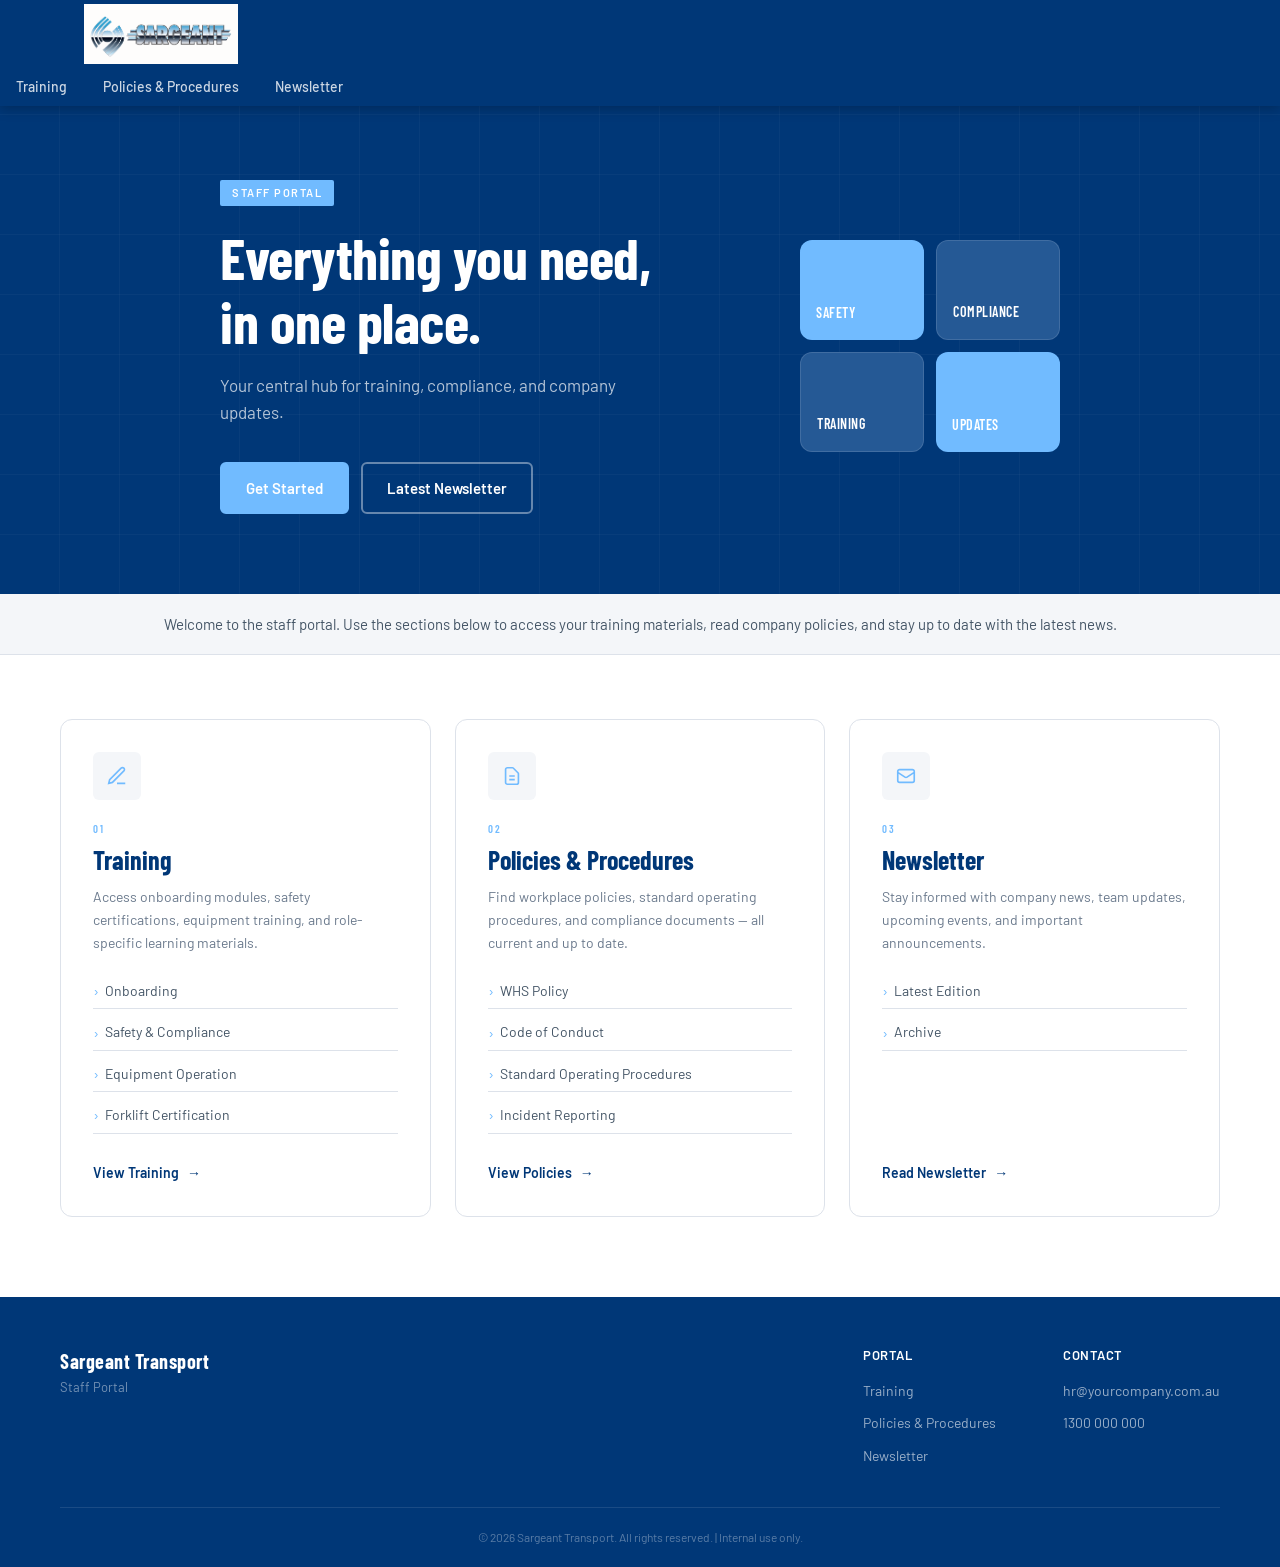
<file: index.html>
<!DOCTYPE html>
<html lang="en">
<head>
  <meta charset="UTF-8" />
  <meta name="viewport" content="width=device-width, initial-scale=1.0" />
  <title>Sargeant Transport — Staff Portal</title>
  <link rel="preconnect" href="https://fonts.googleapis.com" />
  <link rel="preconnect" href="https://fonts.gstatic.com" crossorigin />
  <link href="https://fonts.googleapis.com/css2?family=Barlow:wght@400;500;600&family=Barlow+Condensed:wght@600;700&display=swap" rel="stylesheet" />
  <link rel="stylesheet" href="style.css" />
</head>
<body>

  <!-- ============================================================
       HEADER — replace logo src when ready
  ============================================================ -->
  <header class="site-header">
    <div class="header-inner">
      <div class="logo-area">
        <!-- TO EDIT: replace the placeholder below with your <img> tag once you have a logo
             Example: <img src="assets/logo.png" alt="Company Name" class="logo-img" />
        -->
        <img src="assets/logo.png" alt="Sargeant Transport" class="logo-img" style="height:60px; display:block;" />
        </div>
      </div>
      <nav class="main-nav">
        <a href="training.html">Training</a>
        <a href="policies.html">Policies &amp; Procedures</a>
        <a href="newsletter.html">Newsletter</a>
      </nav>
      <button class="nav-toggle" aria-label="Toggle menu" onclick="toggleMenu()">
        <span></span><span></span><span></span>
      </button>
    </div>
    <div class="mobile-nav" id="mobileNav">
      <a href="training.html">Training</a>
      <a href="policies.html">Policies &amp; Procedures</a>
      <a href="newsletter.html">Newsletter</a>
    </div>
  </header>

  <!-- ============================================================
       HERO SECTION
       TO EDIT: Change heading and subheading text below
  ============================================================ -->
  <section class="hero">
    <div class="hero-inner">
      <div class="hero-tag">Staff Portal</div>
      <h1 class="hero-heading">
        Everything you need,<br />in one place.
      </h1>
      <p class="hero-sub">
        <!-- TO EDIT: Update this tagline to match your company -->
        Your central hub for training, compliance, and company updates.
      </p>
      <div class="hero-actions">
        <a href="training.html" class="btn btn-primary">Get Started</a>
        <a href="newsletter.html" class="btn btn-outline">Latest Newsletter</a>
      </div>
    </div>
    <div class="hero-graphic">
      <div class="graphic-grid">
        <div class="g-card g1"><span>Safety</span></div>
        <div class="g-card g2"><span>Compliance</span></div>
        <div class="g-card g3"><span>Training</span></div>
        <div class="g-card g4"><span>Updates</span></div>
      </div>
    </div>
  </section>

  <!-- ============================================================
       WELCOME STRIP
       TO EDIT: Update the welcome message below
  ============================================================ -->
  <div class="welcome-strip">
    <p>
      <!-- TO EDIT: Update with a short welcome or announcement message -->
      Welcome to the staff portal. Use the sections below to access your training materials, read company policies, and stay up to date with the latest news.
    </p>
  </div>

  <!-- ============================================================
       THREE MAIN CARDS
       TO EDIT: Update card titles, descriptions, and links as needed
  ============================================================ -->
  <main class="cards-section">
    <div class="cards-grid">

      <!-- CARD 1: Training -->
      <article class="card" id="card-training">
        <div class="card-icon">
          <svg viewBox="0 0 24 24" fill="none" stroke="currentColor" stroke-width="1.8"><path d="M12 20h9M16.5 3.5a2.121 2.121 0 013 3L7 19l-4 1 1-4L16.5 3.5z"/></svg>
        </div>
        <div class="card-content">
          <div class="card-label">01</div>
          <!-- TO EDIT: Change card title -->
          <h2>Training</h2>
          <!-- TO EDIT: Update this description -->
          <p>Access onboarding modules, safety certifications, equipment training, and role-specific learning materials.</p>
          <ul class="card-links">
            <!-- TO EDIT: Add or remove links as training content is created -->
            <li><a href="training.html#onboarding">Onboarding</a></li>
            <li><a href="training.html#safety">Safety &amp; Compliance</a></li>
            <li><a href="training.html#equipment">Equipment Operation</a></li>
            <li><a href="training.html#forklift">Forklift Certification</a></li>
          </ul>
        </div>
        <a href="training.html" class="card-cta">View Training <span>&#8594;</span></a>
      </article>

      <!-- CARD 2: Policies & Procedures -->
      <article class="card" id="card-policies">
        <div class="card-icon">
          <svg viewBox="0 0 24 24" fill="none" stroke="currentColor" stroke-width="1.8"><path d="M9 12h6m-6 4h6m2 5H7a2 2 0 01-2-2V5a2 2 0 012-2h5.586a1 1 0 01.707.293l5.414 5.414a1 1 0 01.293.707V19a2 2 0 01-2 2z"/></svg>
        </div>
        <div class="card-content">
          <div class="card-label">02</div>
          <!-- TO EDIT: Change card title -->
          <h2>Policies &amp; Procedures</h2>
          <!-- TO EDIT: Update this description -->
          <p>Find workplace policies, standard operating procedures, and compliance documents — all current and up to date.</p>
          <ul class="card-links">
            <!-- TO EDIT: Add or remove links as documents are uploaded -->
            <li><a href="policies.html#whs">WHS Policy</a></li>
            <li><a href="policies.html#conduct">Code of Conduct</a></li>
            <li><a href="policies.html#sops">Standard Operating Procedures</a></li>
            <li><a href="policies.html#incident">Incident Reporting</a></li>
          </ul>
        </div>
        <a href="policies.html" class="card-cta">View Policies <span>&#8594;</span></a>
      </article>

      <!-- CARD 3: Newsletter -->
      <article class="card" id="card-newsletter">
        <div class="card-icon">
          <svg viewBox="0 0 24 24" fill="none" stroke="currentColor" stroke-width="1.8"><path d="M3 8l7.89 5.26a2 2 0 002.22 0L21 8M5 19h14a2 2 0 002-2V7a2 2 0 00-2-2H5a2 2 0 00-2 2v10a2 2 0 002 2z"/></svg>
        </div>
        <div class="card-content">
          <div class="card-label">03</div>
          <!-- TO EDIT: Change card title -->
          <h2>Newsletter</h2>
          <!-- TO EDIT: Update this description -->
          <p>Stay informed with company news, team updates, upcoming events, and important announcements.</p>
          <ul class="card-links">
            <!-- TO EDIT: Add archive links as newsletters are published -->
            <li><a href="newsletter.html#latest">Latest Edition</a></li>
            <li><a href="newsletter.html#archive">Archive</a></li>
          </ul>
        </div>
        <a href="newsletter.html" class="card-cta">Read Newsletter <span>&#8594;</span></a>
      </article>

    </div>
  </main>

  <!-- ============================================================
       NOTICE BAR (optional)
       TO EDIT: Update or remove this section as needed
       To hide it: add   style="display:none"   to the <aside> tag
  ============================================================ -->
  <aside class="notice-bar" style="display:none">
    <div class="notice-inner">
      <span class="notice-icon">&#9432;</span>
      <p>
        <!-- TO EDIT: Update with current notice, or hide this bar by adding style="display:none" to the <aside> tag above -->
        <strong>Notice:</strong> This portal is currently being set up. Content will be added shortly — check back soon.
      </p>
    </div>
  </aside>

  <!-- ============================================================
       FOOTER
       TO EDIT: Update company name, contact details, and links
  ============================================================ -->
  <footer class="site-footer">
    <div class="footer-inner">
      <div class="footer-brand">
        <!-- TO EDIT: Replace with your logo img tag when ready -->
        <span class="logo-text">Sargeant Transport</span>
        <p>Staff Portal</p>
      </div>
      <div class="footer-links">
        <div class="footer-col">
          <strong>Portal</strong>
          <a href="training.html">Training</a>
          <a href="policies.html">Policies &amp; Procedures</a>
          <a href="newsletter.html">Newsletter</a>
        </div>
        <div class="footer-col">
          <strong>Contact</strong>
          <!-- TO EDIT: Replace with real contact details -->
          <a href="mailto:hr@yourcompany.com.au">hr@yourcompany.com.au</a>
          <a href="tel:+61300000000">1300 000 000</a>
        </div>
      </div>
    </div>
    <div class="footer-base">
      <!-- TO EDIT: Update company name and year -->
      <p>&copy; 2026 Sargeant Transport. All rights reserved. | Internal use only.</p>
    </div>
  </footer>

  <script src="main.js"></script>
</body>
</html>
</file>
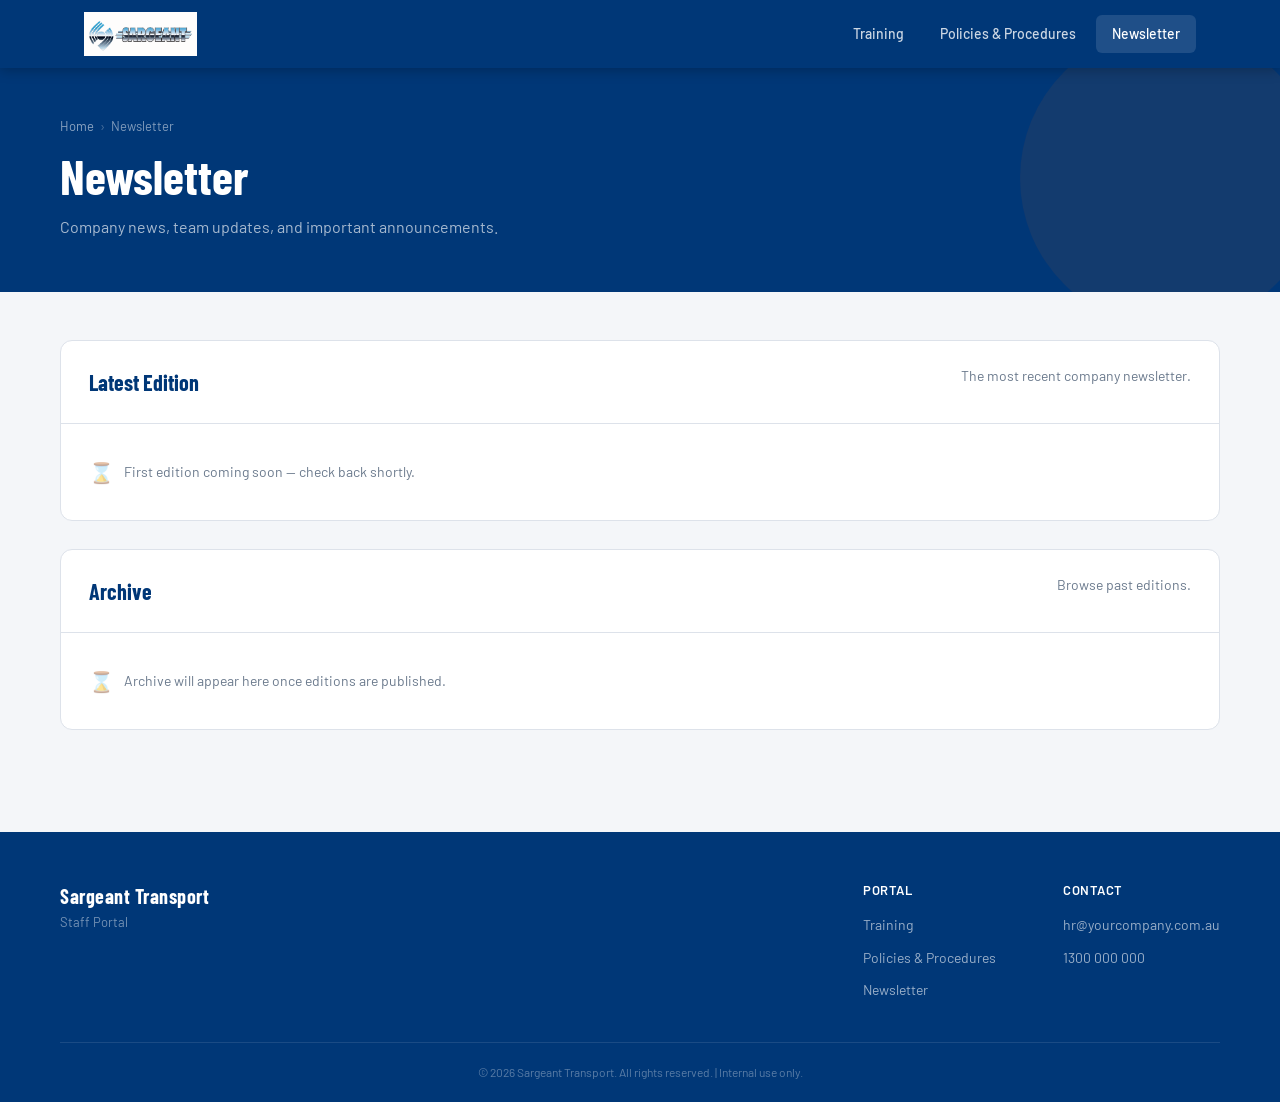
<file: newsletter.html>
<!DOCTYPE html>
<html lang="en">
<head>
  <meta charset="UTF-8" />
  <meta name="viewport" content="width=device-width, initial-scale=1.0" />
  <title>Newsletter — Sargeant Transport Staff Portal</title>
  <link rel="preconnect" href="https://fonts.googleapis.com" />
  <link rel="preconnect" href="https://fonts.gstatic.com" crossorigin />
  <link href="https://fonts.googleapis.com/css2?family=Barlow:wght@400;500;600&family=Barlow+Condensed:wght@600;700&display=swap" rel="stylesheet" />
  <link rel="stylesheet" href="style.css" />
  <link rel="stylesheet" href="inner.css" />
</head>
<body>

  <header class="site-header">
    <div class="header-inner">
      <div class="logo-area">
        <a href="index.html">
          <img src="assets/logo.png" alt="Sargeant Transport" class="logo-img" />
        </a>
      </div>
      <nav class="main-nav">
        <a href="training.html">Training</a>
        <a href="policies.html">Policies &amp; Procedures</a>
        <a href="newsletter.html" class="active">Newsletter</a>
      </nav>
      <button class="nav-toggle" aria-label="Toggle menu" onclick="toggleMenu()">
        <span></span><span></span><span></span>
      </button>
    </div>
    <div class="mobile-nav" id="mobileNav">
      <a href="training.html">Training</a>
      <a href="policies.html">Policies &amp; Procedures</a>
      <a href="newsletter.html">Newsletter</a>
    </div>
  </header>

  <div class="page-banner">
    <div class="page-banner-inner">
      <div class="breadcrumb"><a href="index.html">Home</a> <span>›</span> Newsletter</div>
      <h1>Newsletter</h1>
      <p>Company news, team updates, and important announcements.</p>
    </div>
  </div>

  <main class="inner-main">
    <div class="inner-container">

      <!-- ============================================================
           LATEST EDITION
           TO EDIT: Replace the coming-soon block with newsletter content
           or a link to a PDF when your first edition is ready.

           EXAMPLE of a newsletter entry:
           <article class="newsletter-entry">
             <div class="newsletter-meta">
               <span class="nl-issue">Issue 1</span>
               <span class="nl-date">March 2025</span>
             </div>
             <h2 class="nl-title">March Update</h2>
             <p class="nl-summary">This month: new safety procedures, team spotlight, and upcoming training dates.</p>
             <a href="assets/newsletters/march-2025.pdf" class="btn btn-primary" target="_blank">Read Issue ↗</a>
           </article>
      ============================================================ -->

      <section class="content-section" id="latest">
        <div class="section-header">
          <h2>Latest Edition</h2>
          <p>The most recent company newsletter.</p>
        </div>
        <div class="coming-soon" style="margin-top: 0;">
          <span>&#8987;</span> First edition coming soon — check back shortly.
        </div>
      </section>

      <!-- ============================================================
           ARCHIVE
           TO EDIT: Add past newsletter entries here as they accumulate.
           Use the same <article class="newsletter-entry"> format above.
      ============================================================ -->
      <section class="content-section" id="archive">
        <div class="section-header">
          <h2>Archive</h2>
          <p>Browse past editions.</p>
        </div>
        <div class="coming-soon" style="margin-top: 0;">
          <span>&#8987;</span> Archive will appear here once editions are published.
        </div>
      </section>

    </div>
  </main>

  <footer class="site-footer">
    <div class="footer-inner">
      <div class="footer-brand">
        <span class="logo-text">Sargeant Transport</span>
        <p>Staff Portal</p>
      </div>
      <div class="footer-links">
        <div class="footer-col">
          <strong>Portal</strong>
          <a href="training.html">Training</a>
          <a href="policies.html">Policies &amp; Procedures</a>
          <a href="newsletter.html">Newsletter</a>
        </div>
        <div class="footer-col">
          <strong>Contact</strong>
          <a href="mailto:hr@yourcompany.com.au">hr@yourcompany.com.au</a>
          <a href="tel:+61300000000">1300 000 000</a>
        </div>
      </div>
    </div>
    <div class="footer-base">
      <p>&copy; 2026 Sargeant Transport. All rights reserved. | Internal use only.</p>
    </div>
  </footer>

  <script src="main.js"></script>
</body>
</html>
</file>
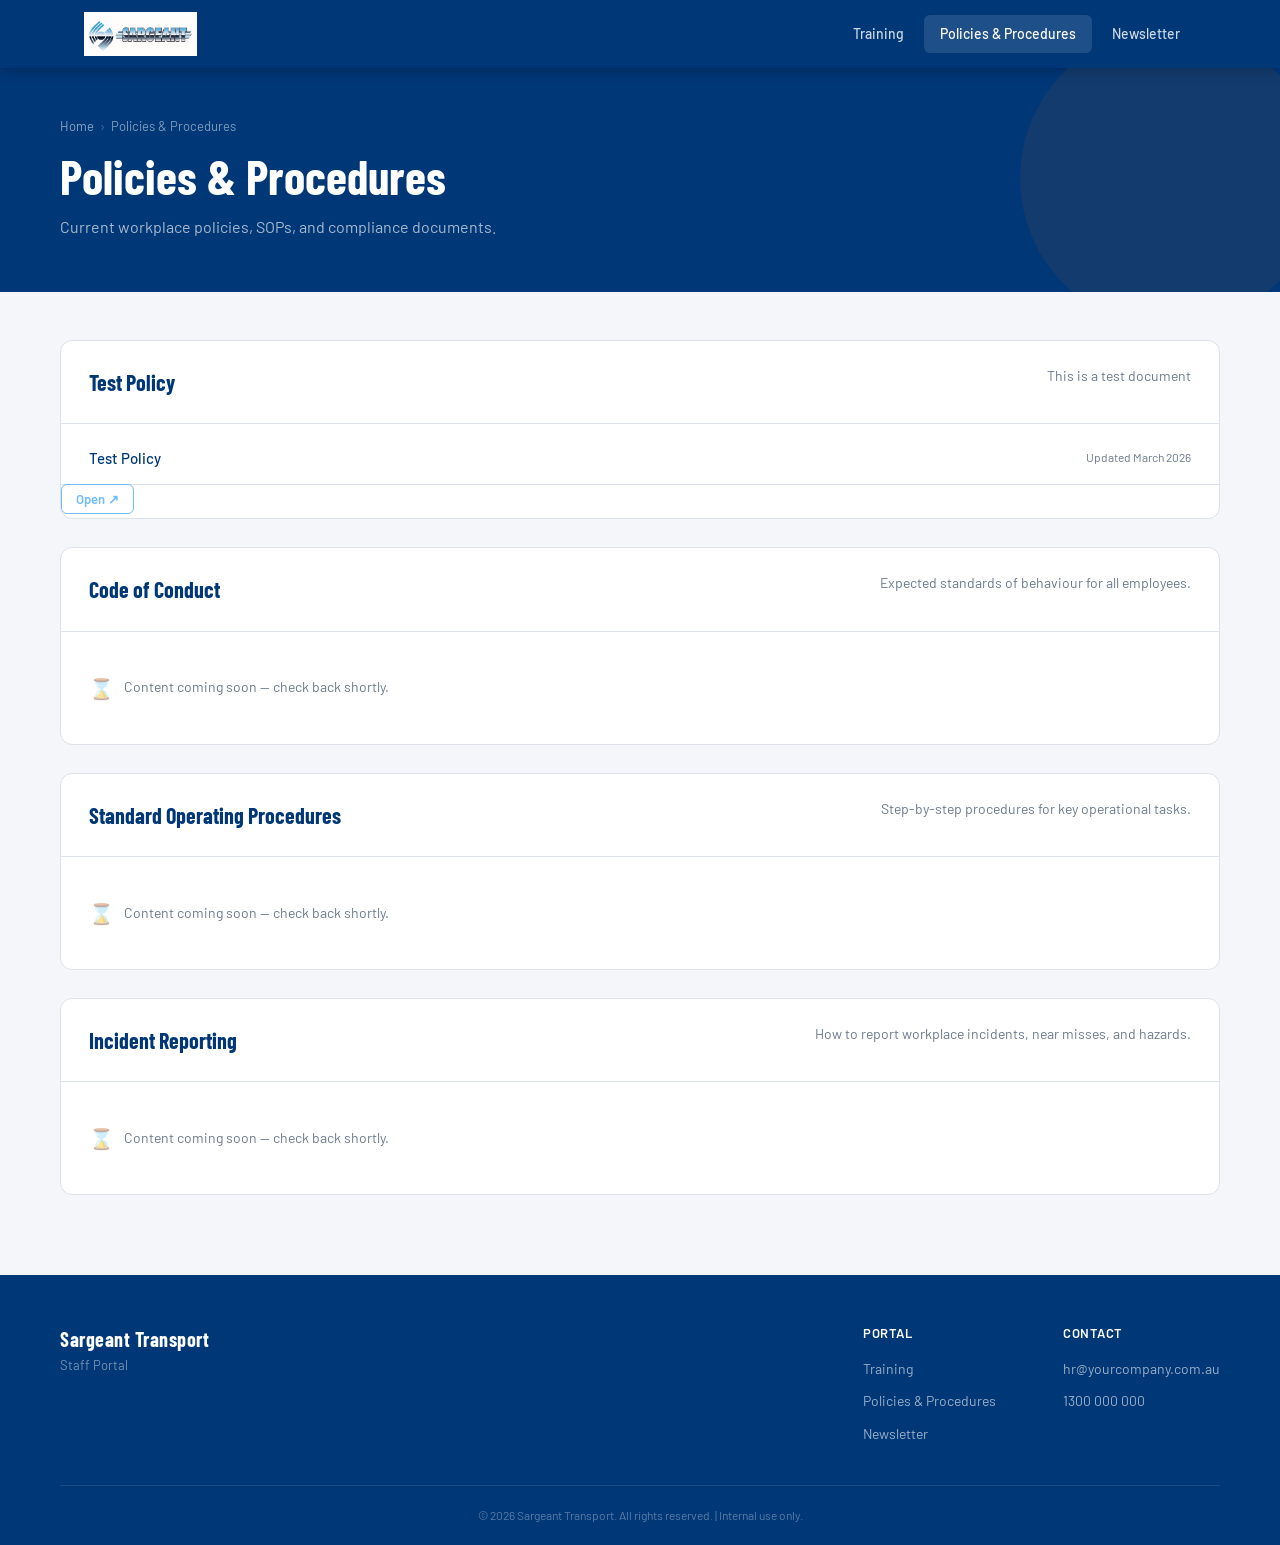
<file: policies.html>
<!DOCTYPE html>
<html lang="en">
<head>
  <meta charset="UTF-8" />
  <meta name="viewport" content="width=device-width, initial-scale=1.0" />
  <title>Policies & Procedures — Sargeant Transport Staff Portal</title>
  <link rel="preconnect" href="https://fonts.googleapis.com" />
  <link rel="preconnect" href="https://fonts.gstatic.com" crossorigin />
  <link href="https://fonts.googleapis.com/css2?family=Barlow:wght@400;500;600&family=Barlow+Condensed:wght@600;700&display=swap" rel="stylesheet" />
  <link rel="stylesheet" href="style.css" />
  <link rel="stylesheet" href="inner.css" />
</head>
<body>

  <header class="site-header">
    <div class="header-inner">
      <div class="logo-area">
     <a href="index.html">
          <img src="assets/logo.png" alt="Sargeant Transport" class="logo-img" />
        </a>
      </div>
      <nav class="main-nav">
        <a href="training.html">Training</a>
        <a href="policies.html" class="active">Policies &amp; Procedures</a>
        <a href="newsletter.html">Newsletter</a>
      </nav>
      <button class="nav-toggle" aria-label="Toggle menu" onclick="toggleMenu()">
        <span></span><span></span><span></span>
      </button>
    </div>
    <div class="mobile-nav" id="mobileNav">
      <a href="training.html">Training</a>
      <a href="policies.html">Policies &amp; Procedures</a>
      <a href="newsletter.html">Newsletter</a>
    </div>
  </header>

  <div class="page-banner">
    <div class="page-banner-inner">
      <div class="breadcrumb"><a href="index.html">Home</a> <span>›</span> Policies &amp; Procedures</div>
      <h1>Policies &amp; Procedures</h1>
      <p>Current workplace policies, SOPs, and compliance documents.</p>
    </div>
  </div>

  <main class="inner-main">
    <div class="inner-container">

      <!-- ============================================================
           POLICIES SECTIONS
           TO EDIT: Add or remove sections. Each section = one category.
           Add documents using the resource-item block (see comment below).
      ============================================================ -->

      <section class="content-section" id="test">
        <div class="section-header">
          <h2>Test Policy</h2>
          <p>This is a test document</p>
        </div>
        <div class="resource-list">
          <!-- TO EDIT: Replace the coming-soon block with resource-item blocks:
          <div class="resource-item">
            <div class="resource-info">
              <span class="resource-title">WHS Policy 2025</span>
              <span class="resource-meta">PDF · Updated March 2025</span>
            </div>
            <a href="assets/docs/whs-policy-2025.pdf" class="resource-link" target="_blank">Open ↗</a>
          </div>
          -->
          <div class="resource-item">
            <span class="resource-title">Test Policy</span>
            <span class="resource-meta"> Updated March 2026
          </div>
          <a href="https://docs.google.com/document/d/1yH3b2oVP552X_kuMMOY8OqYMlFamxvP-/preview" class="resource-link" target-"_blank" >Open ↗</a>
        </div>
      </section>

      <section class="content-section" id="conduct">
        <div class="section-header">
          <h2>Code of Conduct</h2>
          <p>Expected standards of behaviour for all employees.</p>
        </div>
        <div class="resource-list">
          <div class="coming-soon">
            <span>&#8987;</span> Content coming soon — check back shortly.
          </div>
        </div>
      </section>

      <section class="content-section" id="sops">
        <div class="section-header">
          <h2>Standard Operating Procedures</h2>
          <p>Step-by-step procedures for key operational tasks.</p>
        </div>
        <div class="resource-list">
          <div class="coming-soon">
            <span>&#8987;</span> Content coming soon — check back shortly.
          </div>
        </div>
      </section>

      <section class="content-section" id="incident">
        <div class="section-header">
          <h2>Incident Reporting</h2>
          <p>How to report workplace incidents, near misses, and hazards.</p>
        </div>
        <div class="resource-list">
          <div class="coming-soon">
            <span>&#8987;</span> Content coming soon — check back shortly.
          </div>
        </div>
      </section>

    </div>
  </main>

  <footer class="site-footer">
    <div class="footer-inner">
      <div class="footer-brand">
        <span class="logo-text">Sargeant Transport</span>
        <p>Staff Portal</p>
      </div>
      <div class="footer-links">
        <div class="footer-col">
          <strong>Portal</strong>
          <a href="training.html">Training</a>
          <a href="policies.html">Policies &amp; Procedures</a>
          <a href="newsletter.html">Newsletter</a>
        </div>
        <div class="footer-col">
          <strong>Contact</strong>
          <a href="mailto:hr@yourcompany.com.au">hr@yourcompany.com.au</a>
          <a href="tel:+61300000000">1300 000 000</a>
        </div>
      </div>
    </div>
    <div class="footer-base">
      <p>&copy; 2026 Sargeant Transport. All rights reserved. | Internal use only.</p>
    </div>
  </footer>

  <script src="main.js"></script>
</body>
</html>
</file>
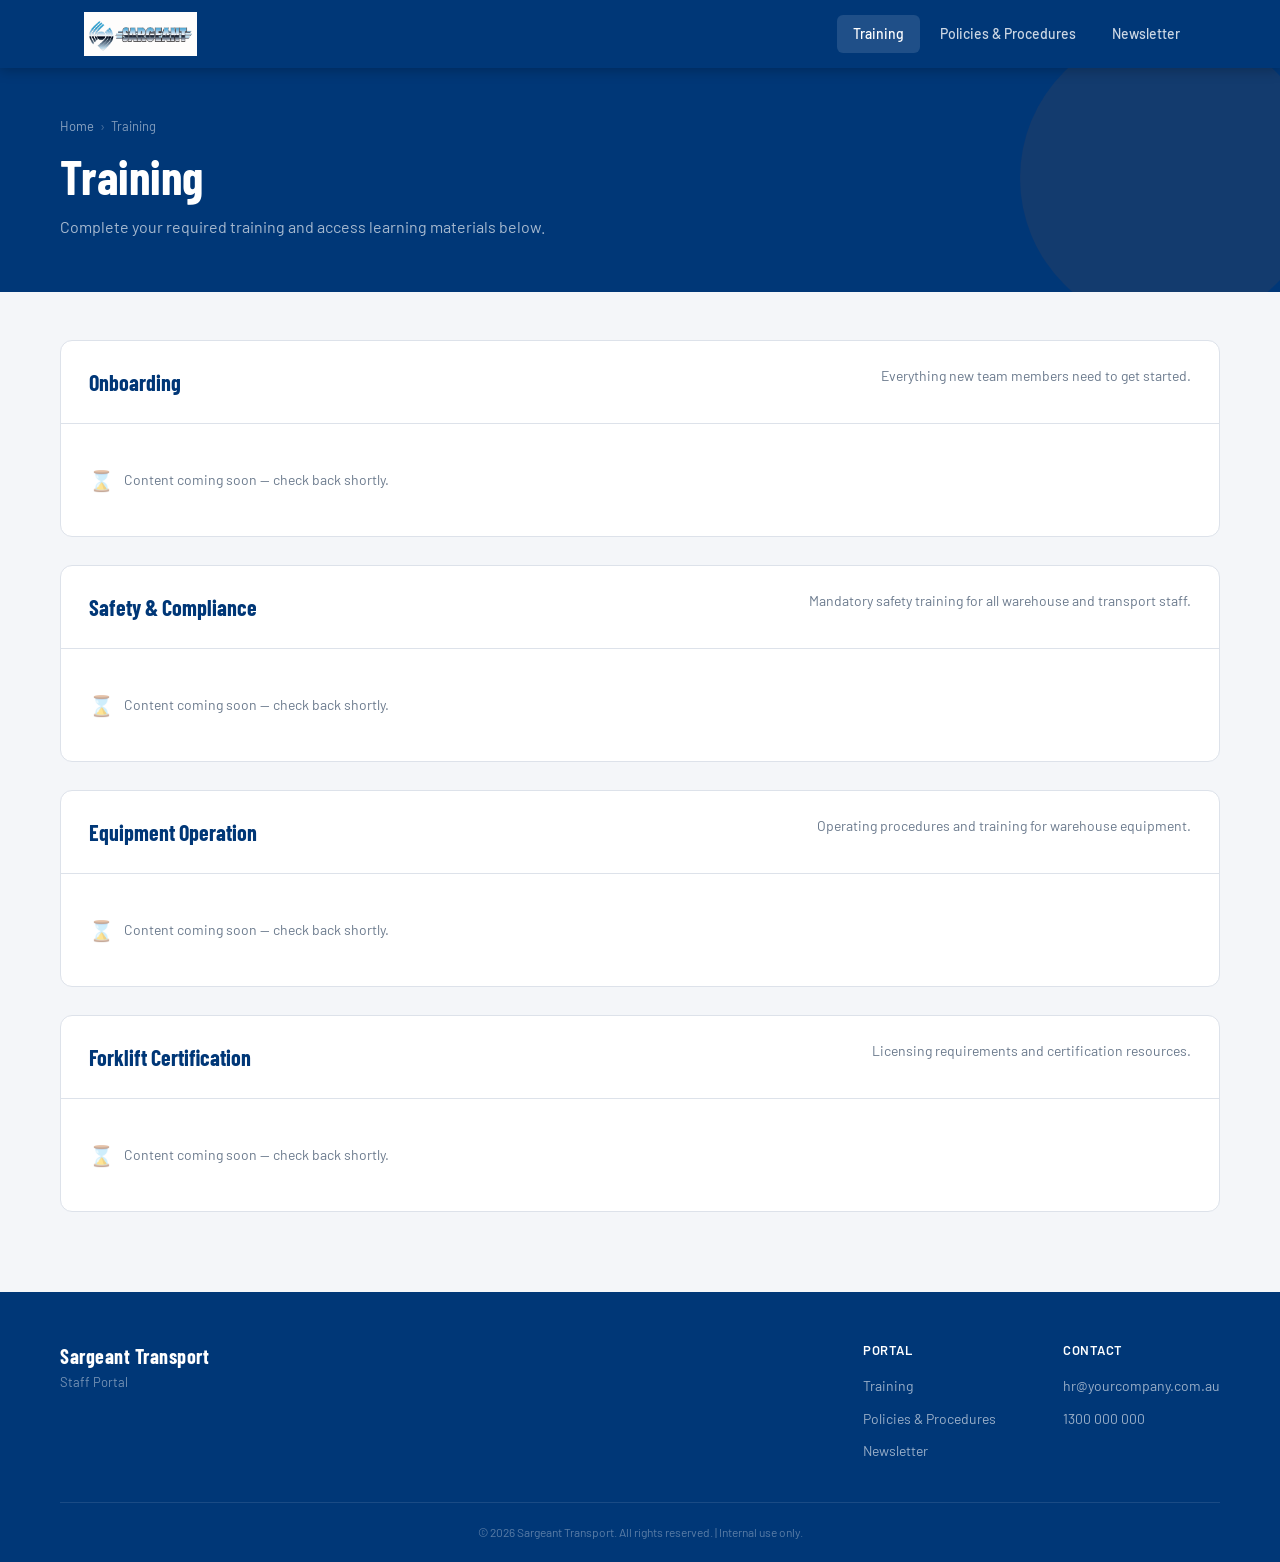
<file: training.html>
<!DOCTYPE html>
<html lang="en">
<head>
  <meta charset="UTF-8" />
  <meta name="viewport" content="width=device-width, initial-scale=1.0" />
  <title>Training — Sargeant Transport Staff Portal</title>
  <link rel="preconnect" href="https://fonts.googleapis.com" />
  <link rel="preconnect" href="https://fonts.gstatic.com" crossorigin />
  <link href="https://fonts.googleapis.com/css2?family=Barlow:wght@400;500;600&family=Barlow+Condensed:wght@600;700&display=swap" rel="stylesheet" />
  <link rel="stylesheet" href="style.css" />
  <link rel="stylesheet" href="inner.css" />
</head>
<body>

  <header class="site-header">
    <div class="header-inner">
      <div class="logo-area">
        <a href="index.html">
          <img src="assets/logo.png" alt="Sargeant Transport" class="logo-img" />
        </a>
      </div>
      <nav class="main-nav">
        <a href="training.html" class="active">Training</a>
        <a href="policies.html">Policies &amp; Procedures</a>
        <a href="newsletter.html">Newsletter</a>
      </nav>
      <button class="nav-toggle" aria-label="Toggle menu" onclick="toggleMenu()">
        <span></span><span></span><span></span>
      </button>
    </div>
    <div class="mobile-nav" id="mobileNav">
      <a href="training.html">Training</a>
      <a href="policies.html">Policies &amp; Procedures</a>
      <a href="newsletter.html">Newsletter</a>
    </div>
  </header>

  <div class="page-banner">
    <div class="page-banner-inner">
      <div class="breadcrumb"><a href="index.html">Home</a> <span>›</span> Training</div>
      <h1>Training</h1>
      <p>Complete your required training and access learning materials below.</p>
    </div>
  </div>

  <main class="inner-main">
    <div class="inner-container">

      <!-- ============================================================
           TRAINING SECTIONS
           TO EDIT: Add or remove <section class="content-section"> blocks
           Each section = one training category
      ============================================================ -->

      <section class="content-section" id="onboarding">
        <div class="section-header">
          <h2>Onboarding</h2>
          <!-- TO EDIT: Update the description for this category -->
          <p>Everything new team members need to get started.</p>
        </div>
        <div class="resource-list">
          <!-- TO EDIT: Add a <div class="resource-item"> for each training document or link -->
          <!-- EXAMPLE ITEM — duplicate this block for each resource:
          <div class="resource-item">
            <div class="resource-info">
              <span class="resource-title">Document Title Here</span>
              <span class="resource-meta">PDF · Updated Jan 2025</span>
            </div>
            <a href="assets/docs/filename.pdf" class="resource-link" target="_blank">Open ↗</a>
          </div>
          -->
          <div class="coming-soon">
            <span>&#8987;</span> Content coming soon — check back shortly.
          </div>
        </div>
      </section>

      <section class="content-section" id="safety">
        <div class="section-header">
          <h2>Safety &amp; Compliance</h2>
          <p>Mandatory safety training for all warehouse and transport staff.</p>
        </div>
        <div class="resource-list">
          <div class="coming-soon">
            <span>&#8987;</span> Content coming soon — check back shortly.
          </div>
        </div>
      </section>

      <section class="content-section" id="equipment">
        <div class="section-header">
          <h2>Equipment Operation</h2>
          <p>Operating procedures and training for warehouse equipment.</p>
        </div>
        <div class="resource-list">
          <div class="coming-soon">
            <span>&#8987;</span> Content coming soon — check back shortly.
          </div>
        </div>
      </section>

      <section class="content-section" id="forklift">
        <div class="section-header">
          <h2>Forklift Certification</h2>
          <p>Licensing requirements and certification resources.</p>
        </div>
        <div class="resource-list">
          <div class="coming-soon">
            <span>&#8987;</span> Content coming soon — check back shortly.
          </div>
        </div>
      </section>

    </div>
  </main>

  <footer class="site-footer">
    <div class="footer-inner">
      <div class="footer-brand">
        <span class="logo-text">Sargeant Transport</span>
        <p>Staff Portal</p>
      </div>
      <div class="footer-links">
        <div class="footer-col">
          <strong>Portal</strong>
          <a href="training.html">Training</a>
          <a href="policies.html">Policies &amp; Procedures</a>
          <a href="newsletter.html">Newsletter</a>
        </div>
        <div class="footer-col">
          <strong>Contact</strong>
          <a href="mailto:hr@yourcompany.com.au">hr@yourcompany.com.au</a>
          <a href="tel:+61300000000">1300 000 000</a>
        </div>
      </div>
    </div>
    <div class="footer-base">
      <p>&copy; 2026 Sargeant Transport. All rights reserved. | Internal use only.</p>
    </div>
  </footer>

  <script src="main.js"></script>
</body>
</html>
</file>
<file: style.css>
/* ================================================================
   COMPANY STAFF PORTAL — STYLESHEET
   ================================================================

   HOW TO CUSTOMISE COLOURS:
   All colours are defined as CSS variables in the :root block below.
   Change the hex values there and they will update across the entire site.

   Current palette:
   --navy     : Dark blue used for headers, headings, footer
   --orange   : Accent colour for buttons, highlights, icons
   --slate    : Mid-grey for body text
   --light    : Light grey background areas
   --white    : White backgrounds

   TO CHANGE THE COLOUR SCHEME: edit the hex values in :root below.
================================================================ */

:root {
  /* === BRAND COLOURS — edit these === */
  --navy: #003777;       /* primary dark colour */
  --navy-mmid: #0e498c;       /* slightly lighter navy */
  --orange: #71bbff;       /* accent / highlight */
  --orange-lt: #66b5ff;       /* lighter accent for hover */

  /* === NEUTRAL COLOURS — usually leave these alone === */
  --slate:     #445566;
  --slate-lt:  #6b7a8d;
  --light:     #f4f6f9;
  --border:    #dde2ea;
  --white:     #ffffff;

  /* === TYPOGRAPHY === */
  --font-body:    'Barlow', sans-serif;
  --font-heading: 'Barlow Condensed', sans-serif;

  /* === SPACING & RADIUS === */
  --radius:    6px;
  --radius-lg: 12px;
  --max-width: 1160px;
}

/* ----------------------------------------------------------------
   RESET & BASE
---------------------------------------------------------------- */
*, *::before, *::after { box-sizing: border-box; margin: 0; padding: 0; }

html { scroll-behavior: smooth; }

body {
  font-family: var(--font-body);
  font-size: 16px;
  color: var(--slate);
  background: var(--white);
  line-height: 1.6;
}

a { color: inherit; text-decoration: none; }
ul { list-style: none; }
img { max-width: 100%; display: block; }

/* ----------------------------------------------------------------
   HEADER
---------------------------------------------------------------- */
.site-header {
  background: var(--navy);
  position: sticky;
  top: 0;
  z-index: 100;
  box-shadow: 0 2px 12px rgba(0,0,0,0.25);
}

.header-inner {
  max-width: var(--max-width);
  margin: 0 auto;
  padding: 0 24px;
  height: 68px;
  display: flex;
  align-items: center;
  gap: 40px;
}

/* Logo area */
.logo-area { flex-shrink: 0; }

.logo-placeholder {
  display: flex;
  align-items: center;
  gap: 10px;
  color: var(--white);
}

.logo-icon {
  color: var(--orange);
  font-size: 20px;
}

.logo-text {
  font-family: var(--font-heading);
  font-size: 22px;
  font-weight: 700;
  letter-spacing: 0.5px;
  color: var(--white);
}

/* TO EDIT: when you add a real logo image, use this class */
.logo-img {
  height: 44px;
  width: auto;
  display: block;
}

/* Navigation */
.main-nav {
  display: flex;
  gap: 4px;
  margin-left: auto;
}

.main-nav a {
  color: rgba(255,255,255,0.8);
  font-size: 14px;
  font-weight: 500;
  padding: 8px 16px;
  border-radius: var(--radius);
  transition: all 0.2s;
  white-space: nowrap;
}

.main-nav a:hover {
  color: var(--white);
  background: rgba(255,255,255,0.1);
}

/* Mobile toggle */
.nav-toggle {
  display: none;
  flex-direction: column;
  gap: 5px;
  background: none;
  border: none;
  cursor: pointer;
  padding: 8px;
  margin-left: auto;
}

.nav-toggle span {
  display: block;
  width: 22px;
  height: 2px;
  background: var(--white);
  border-radius: 2px;
}

/* Mobile nav dropdown */
.mobile-nav {
  display: none;
  flex-direction: column;
  background: var(--navy-mid);
  border-top: 1px solid rgba(255,255,255,0.1);
}

.mobile-nav.open { display: flex; }

.mobile-nav a {
  color: rgba(255,255,255,0.85);
  padding: 14px 24px;
  font-size: 15px;
  font-weight: 500;
  border-bottom: 1px solid rgba(255,255,255,0.07);
  transition: background 0.2s;
}

.mobile-nav a:hover {
  background: rgba(255,255,255,0.08);
  color: var(--white);
}

/* ----------------------------------------------------------------
   HERO
---------------------------------------------------------------- */
.hero {
  background: var(--navy);
  color: var(--white);
  padding: 72px 24px 80px;
  display: flex;
  align-items: center;
  justify-content: center;
  gap: 60px;
  overflow: hidden;
  position: relative;
}

/* Subtle background texture */
.hero::before {
  content: '';
  position: absolute;
  inset: 0;
  background:
    repeating-linear-gradient(
      0deg,
      transparent,
      transparent 59px,
      rgba(255,255,255,0.03) 59px,
      rgba(255,255,255,0.03) 60px
    ),
    repeating-linear-gradient(
      90deg,
      transparent,
      transparent 59px,
      rgba(255,255,255,0.03) 59px,
      rgba(255,255,255,0.03) 60px
    );
  pointer-events: none;
}

.hero-inner {
  position: relative;
  max-width: 520px;
  flex: 1;
}

.hero-tag {
  display: inline-block;
  background: var(--orange);
  color: var(--white);
  font-size: 11px;
  font-weight: 600;
  letter-spacing: 1.5px;
  text-transform: uppercase;
  padding: 4px 12px;
  border-radius: 2px;
  margin-bottom: 20px;
}

.hero-heading {
  font-family: var(--font-heading);
  font-size: clamp(40px, 5vw, 58px);
  font-weight: 700;
  line-height: 1.1;
  color: var(--white);
  margin-bottom: 18px;
  letter-spacing: -0.5px;
}

.hero-sub {
  font-size: 17px;
  color: rgba(255,255,255,0.7);
  margin-bottom: 36px;
  max-width: 400px;
}

.hero-actions {
  display: flex;
  gap: 12px;
  flex-wrap: wrap;
}

/* Buttons */
.btn {
  display: inline-flex;
  align-items: center;
  gap: 8px;
  padding: 12px 24px;
  border-radius: var(--radius);
  font-family: var(--font-body);
  font-size: 15px;
  font-weight: 600;
  cursor: pointer;
  transition: all 0.2s;
  border: 2px solid transparent;
}

.btn-primary {
  background: var(--orange);
  color: var(--white);
  border-color: var(--orange);
}

.btn-primary:hover {
  background: var(--orange-lt);
  border-color: var(--orange-lt);
  transform: translateY(-1px);
}

.btn-outline {
  background: transparent;
  color: var(--white);
  border-color: rgba(255,255,255,0.4);
}

.btn-outline:hover {
  border-color: var(--white);
  background: rgba(255,255,255,0.08);
}

/* Hero graphic */
.hero-graphic {
  position: relative;
  flex-shrink: 0;
}

.graphic-grid {
  display: grid;
  grid-template-columns: 1fr 1fr;
  gap: 12px;
  width: 260px;
}

.g-card {
  border-radius: var(--radius-lg);
  display: flex;
  align-items: flex-end;
  padding: 16px;
  min-height: 100px;
  font-family: var(--font-heading);
  font-size: 14px;
  font-weight: 600;
  letter-spacing: 0.5px;
  text-transform: uppercase;
  color: var(--white);
  opacity: 0;
  animation: fadeUp 0.5s forwards;
}

.g-card span { position: relative; z-index: 1; }

.g1 { background: rgba(113,187,255,1);  animation-delay: 0.1s; }
.g2 { background: rgba(37,89,149,1);  animation-delay: 0.2s; border: 1px solid rgba(255,255,255,0.12); }
.g3 { background: rgba(37,89,149,1);  animation-delay: 0.3s; border: 1px solid rgba(255,255,255,0.12); }
.g4 { background: rgba(113,187,255,1);   animation-delay: 0.4s; }

@keyframes fadeUp {
  from { opacity: 0; transform: translateY(16px); }
  to   { opacity: 1; transform: translateY(0); }
}

/* ----------------------------------------------------------------
   WELCOME STRIP
---------------------------------------------------------------- */
.welcome-strip {
  background: var(--light);
  border-bottom: 1px solid var(--border);
  padding: 18px 24px;
  text-align: center;
}

.welcome-strip p {
  max-width: var(--max-width);
  margin: 0 auto;
  font-size: 15px;
  color: var(--slate);
}

/* ----------------------------------------------------------------
   CARDS SECTION
---------------------------------------------------------------- */
.cards-section {
  padding: 64px 24px 80px;
  background: var(--white);
}

.cards-grid {
  max-width: var(--max-width);
  margin: 0 auto;
  display: grid;
  grid-template-columns: repeat(3, 1fr);
  gap: 24px;
}

/* Individual card */
.card {
  background: var(--white);
  border: 1px solid var(--border);
  border-radius: var(--radius-lg);
  padding: 32px;
  display: flex;
  flex-direction: column;
  gap: 0;
  transition: box-shadow 0.25s, transform 0.25s;
  position: relative;
  overflow: hidden;
}

.card::before {
  content: '';
  position: absolute;
  top: 0; left: 0; right: 0;
  height: 3px;
  background: var(--orange);
  transform: scaleX(0);
  transform-origin: left;
  transition: transform 0.3s;
}

.card:hover {
  box-shadow: 0 8px 32px rgba(0,0,0,0.1);
  transform: translateY(-3px);
}

.card:hover::before { transform: scaleX(1); }

/* Card icon */
.card-icon {
  width: 48px;
  height: 48px;
  background: var(--light);
  border-radius: var(--radius);
  display: flex;
  align-items: center;
  justify-content: center;
  margin-bottom: 20px;
  color: var(--orange);
  transition: background 0.2s;
}

.card-icon svg { width: 22px; height: 22px; }

.card:hover .card-icon {
  background: var(--orange);
  color: var(--white);
}

/* Card content */
.card-content { flex: 1; }

.card-label {
  font-family: var(--font-heading);
  font-size: 11px;
  font-weight: 600;
  letter-spacing: 2px;
  text-transform: uppercase;
  color: var(--orange);
  margin-bottom: 6px;
}

.card-content h2 {
  font-family: var(--font-heading);
  font-size: 26px;
  font-weight: 700;
  color: var(--navy);
  margin-bottom: 10px;
  line-height: 1.2;
}

.card-content p {
  font-size: 14px;
  color: var(--slate-lt);
  line-height: 1.65;
  margin-bottom: 20px;
}

/* Card quick links */
.card-links {
  display: flex;
  flex-direction: column;
  gap: 6px;
  margin-bottom: 28px;
}

.card-links a {
  font-size: 14px;
  color: var(--slate);
  padding: 6px 0;
  border-bottom: 1px solid var(--border);
  display: flex;
  align-items: center;
  gap: 6px;
  transition: color 0.2s, padding-left 0.2s;
}

.card-links a::before {
  content: '›';
  color: var(--orange);
  font-size: 16px;
  line-height: 1;
}

.card-links a:hover {
  color: var(--orange);
  padding-left: 4px;
}

/* Card CTA */
.card-cta {
  display: inline-flex;
  align-items: center;
  gap: 8px;
  font-size: 14px;
  font-weight: 600;
  color: var(--navy);
  transition: color 0.2s, gap 0.2s;
  margin-top: auto;
}

.card-cta:hover {
  color: var(--orange);
  gap: 12px;
}

/* ----------------------------------------------------------------
   NOTICE BAR
---------------------------------------------------------------- */
.notice-bar {
  background: #fff8f0;
  border-top: 1px solid #f5d5b8;
  border-bottom: 1px solid #f5d5b8;
  padding: 16px 24px;
}

.notice-inner {
  max-width: var(--max-width);
  margin: 0 auto;
  display: flex;
  align-items: flex-start;
  gap: 12px;
}

.notice-icon {
  font-size: 18px;
  color: var(--orange);
  flex-shrink: 0;
  margin-top: 1px;
}

.notice-inner p {
  font-size: 14px;
  color: var(--slate);
}

.notice-inner strong { color: var(--navy); }

/* ----------------------------------------------------------------
   FOOTER
---------------------------------------------------------------- */
.site-footer {
  background: var(--navy);
  color: rgba(255,255,255,0.7);
  padding: 48px 24px 0;
}

.footer-inner {
  max-width: var(--max-width);
  margin: 0 auto;
  display: flex;
  gap: 60px;
  justify-content: space-between;
  flex-wrap: wrap;
  padding-bottom: 40px;
  border-bottom: 1px solid rgba(255,255,255,0.1);
}

.footer-brand .logo-text { font-size: 20px; margin-bottom: 6px; }

.footer-brand p {
  font-size: 13px;
  color: rgba(255,255,255,0.45);
}

.footer-links {
  display: flex;
  gap: 60px;
  flex-wrap: wrap;
}

.footer-col {
  display: flex;
  flex-direction: column;
  gap: 10px;
  min-width: 140px;
}

.footer-col strong {
  color: var(--white);
  font-size: 13px;
  font-weight: 600;
  letter-spacing: 0.5px;
  text-transform: uppercase;
  margin-bottom: 4px;
}

.footer-col a {
  font-size: 14px;
  color: rgba(255,255,255,0.6);
  transition: color 0.2s;
}

.footer-col a:hover { color: var(--white); }

.footer-base {
  max-width: var(--max-width);
  margin: 0 auto;
  padding: 20px 0;
  text-align: center;
  font-size: 12px;
  color: rgba(255,255,255,0.35);
}

/* ----------------------------------------------------------------
   RESPONSIVE
---------------------------------------------------------------- */
@media (max-width: 900px) {
  .cards-grid {
    grid-template-columns: 1fr 1fr;
  }

  .hero {
    flex-direction: column;
    padding: 56px 24px 64px;
    gap: 40px;
    text-align: center;
  }

  .hero-sub { margin: 0 auto 36px; }
  .hero-actions { justify-content: center; }
  .hero-graphic { width: 100%; display: flex; justify-content: center; }
}

@media (max-width: 640px) {
  .main-nav { display: none; }
  .nav-toggle { display: flex; }

  .cards-grid { grid-template-columns: 1fr; }

  .hero-heading { font-size: 38px; }

  .footer-inner { flex-direction: column; gap: 32px; }
  .footer-links { gap: 32px; }

  .graphic-grid { width: 220px; }
}
</file>
<file: inner.css>
/* ================================================================
   INNER PAGES STYLESHEET (training, policies, newsletter)
   This file styles the page banner, content sections, and
   resource list items used across the inner pages.
================================================================ */

/* ----------------------------------------------------------------
   PAGE BANNER (the dark header area on inner pages)
---------------------------------------------------------------- */
.page-banner {
  background: var(--navy);
  padding: 48px 24px 52px;
  position: relative;
  overflow: hidden;
}

.page-banner::after {
  content: '';
  position: absolute;
  right: -40px;
  top: -40px;
  width: 300px;
  height: 300px;
  border-radius: 50%;
  background: rgba(232, 99, 10, 0.08);
  pointer-events: none;
}

.page-banner-inner {
  max-width: var(--max-width);
  margin: 0 auto;
  position: relative;
}

.breadcrumb {
  font-size: 13px;
  color: rgba(255,255,255,0.5);
  margin-bottom: 12px;
  display: flex;
  align-items: center;
  gap: 6px;
}

.breadcrumb a {
  color: rgba(255,255,255,0.55);
  transition: color 0.2s;
}

.breadcrumb a:hover { color: var(--white); }
.breadcrumb span { color: rgba(255,255,255,0.3); }

.page-banner h1 {
  font-family: var(--font-heading);
  font-size: clamp(32px, 4vw, 48px);
  font-weight: 700;
  color: var(--white);
  margin-bottom: 10px;
  line-height: 1.15;
}

.page-banner p {
  font-size: 16px;
  color: rgba(255,255,255,0.65);
  max-width: 500px;
}

/* Active nav link */
.main-nav a.active {
  color: var(--white);
  background: rgba(255,255,255,0.12);
}

/* ----------------------------------------------------------------
   INNER PAGE MAIN AREA
---------------------------------------------------------------- */
.inner-main {
  padding: 48px 24px 80px;
  background: var(--light);
  min-height: 60vh;
}

.inner-container {
  max-width: var(--max-width);
  margin: 0 auto;
  display: flex;
  flex-direction: column;
  gap: 28px;
}

/* ----------------------------------------------------------------
   CONTENT SECTION (each category block)
---------------------------------------------------------------- */
.content-section {
  background: var(--white);
  border: 1px solid var(--border);
  border-radius: var(--radius-lg);
  overflow: hidden;
}

.section-header {
  padding: 24px 28px 20px;
  border-bottom: 1px solid var(--border);
  display: flex;
  align-items: flex-start;
  justify-content: space-between;
  gap: 16px;
  flex-wrap: wrap;
}

.section-header h2 {
  font-family: var(--font-heading);
  font-size: 22px;
  font-weight: 700;
  color: var(--navy);
  margin-bottom: 3px;
}

.section-header p {
  font-size: 14px;
  color: var(--slate-lt);
  margin: 0;
}

/* ----------------------------------------------------------------
   RESOURCE LIST (documents / links)
   Each document = one .resource-item div
---------------------------------------------------------------- */
.resource-list {
  padding: 8px 0;
}

.resource-item {
  display: flex;
  align-items: center;
  justify-content: space-between;
  gap: 16px;
  padding: 14px 28px;
  border-bottom: 1px solid var(--border);
  transition: background 0.15s;
}

.resource-item:last-child { border-bottom: none; }

.resource-item:hover { background: var(--light); }

.resource-info {
  display: flex;
  flex-direction: column;
  gap: 3px;
  flex: 1;
}

.resource-title {
  font-size: 15px;
  font-weight: 500;
  color: var(--navy);
}

.resource-meta {
  font-size: 12px;
  color: var(--slate-lt);
}

.resource-link {
  font-size: 13px;
  font-weight: 600;
  color: var(--orange);
  white-space: nowrap;
  padding: 6px 14px;
  border: 1px solid var(--orange);
  border-radius: var(--radius);
  transition: all 0.2s;
}

.resource-link:hover {
  background: var(--orange);
  color: var(--white);
}

/* ----------------------------------------------------------------
   COMING SOON PLACEHOLDER
   Remove this block and replace with resource-item divs when
   you have content ready to add.
---------------------------------------------------------------- */
.coming-soon {
  padding: 32px 28px;
  font-size: 14px;
  color: var(--slate-lt);
  display: flex;
  align-items: center;
  gap: 10px;
}

.coming-soon span {
  font-size: 20px;
  opacity: 0.5;
}

/* ----------------------------------------------------------------
   NEWSLETTER ENTRY STYLES
---------------------------------------------------------------- */
.newsletter-entry {
  padding: 28px;
  border-bottom: 1px solid var(--border);
}

.newsletter-entry:last-child { border-bottom: none; }

.newsletter-meta {
  display: flex;
  gap: 12px;
  align-items: center;
  margin-bottom: 10px;
}

.nl-issue {
  background: var(--orange);
  color: var(--white);
  font-size: 11px;
  font-weight: 600;
  letter-spacing: 1px;
  text-transform: uppercase;
  padding: 3px 10px;
  border-radius: 2px;
}

.nl-date {
  font-size: 13px;
  color: var(--slate-lt);
}

.nl-title {
  font-family: var(--font-heading);
  font-size: 22px;
  font-weight: 700;
  color: var(--navy);
  margin-bottom: 8px;
}

.nl-summary {
  font-size: 14px;
  color: var(--slate);
  margin-bottom: 18px;
  max-width: 560px;
}

/* ----------------------------------------------------------------
   RESPONSIVE
---------------------------------------------------------------- */
@media (max-width: 640px) {
  .section-header { padding: 20px; }
  .resource-item { padding: 14px 20px; }
  .coming-soon { padding: 24px 20px; }
  .newsletter-entry { padding: 20px; }
}
</file>
